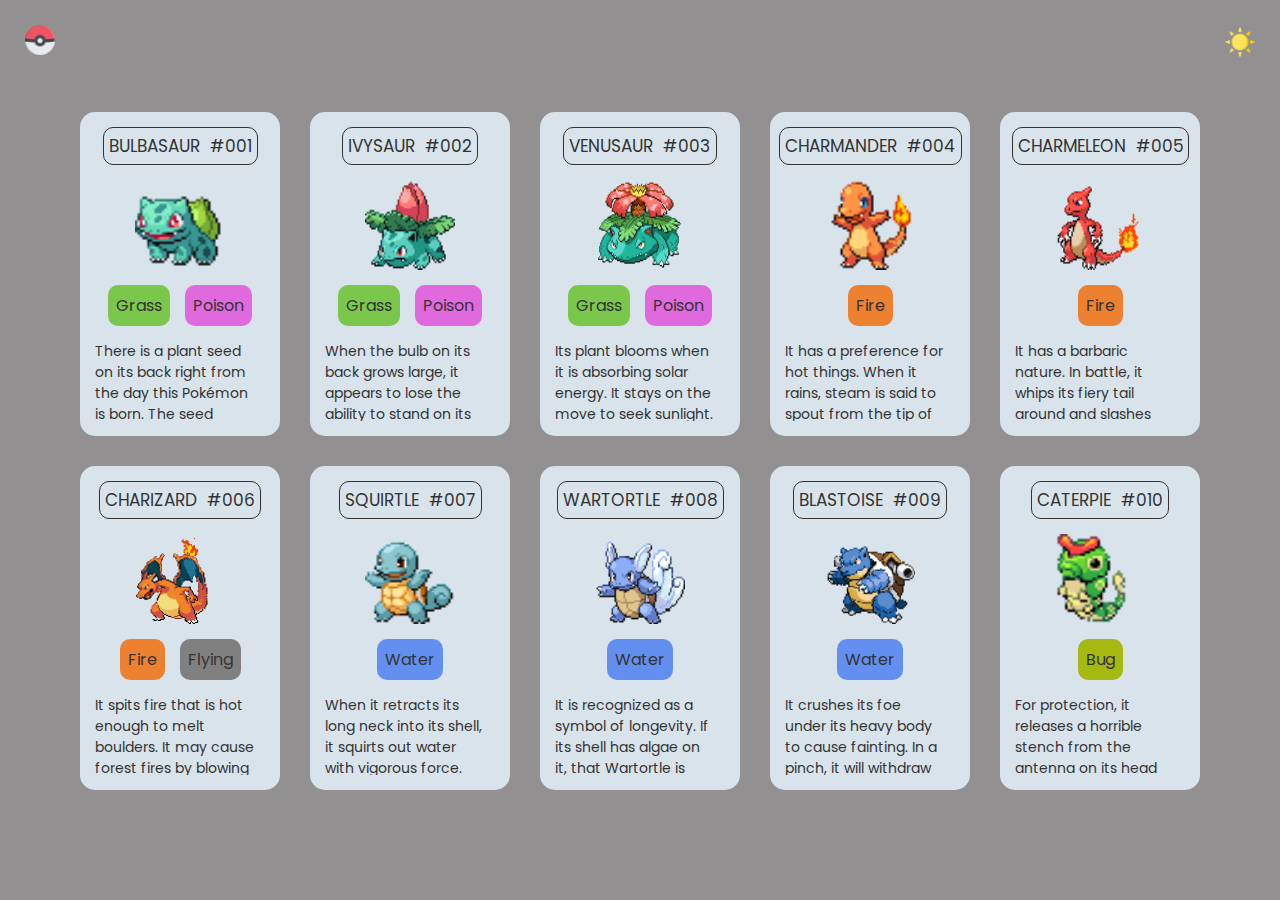
<file: src/index.html>
<!DOCTYPE html>
<html lang="en">

<head>
    <meta charset="UTF-8">
    <meta http-equiv="X-UA-Compatible" content="IE=edge">
    <meta name="viewport" content="width=device-width, 
    initial-scale=1.0">
    <title>Pokédex do Dudu</title>

    <link rel="preconnect" href="https://fonts.googleapis.com" />
    <link rel="preconnect" href="https://fonts.gstatic.com" crossorigin />
    <link rel="stylesheet" href="https://fonts.googleapis.com/css2?family=Poppins:wght@300;500;800&display=swap" />

    <link rel="stylesheet" href="./css/reset.css" />
    <link rel="stylesheet" href="./css/estilo.css" />
    <link rel="stylesheet" href="./css/scrollbar.css" />
    <link rel="icon" href="./imagens/pokeball.png" />

</head>

<body>
    <header>
        <a href="#">
            <img src="./imagens/pokeball.png" alt="pokebola" class="logo">
        </a>
        <button id="botao-alterar-tema">
            <img src="./imagens/sun.png" alt="imagem do sol" class="imagem-botao">
        </button>
    </header>
    <main>
        <ul class="listagem-pokemon">
            <li class="cartao-pokemon">
                <div class="informacoes">
                    <span>Bulbasaur</span>
                    <span>#001</span>
                </div>
                <img src="./imagens/bulbasaur.gif" alt="Bulbasaur" class="gif">
                <ul class="tipos">
                    <li class="tipo Grass">Grass</li>
                    <li class="tipo Poison">Poison</li>
                </ul>
                <p class="descricao">There is a plant seed
                    on its back right from the day this Pokémon
                    is born. The seed slowly grows larger.</p>
            </li>

            <li class="cartao-pokemon">
                <div class="informacoes">
                    <span>Ivysaur</span>
                    <span>#002</span>
                </div>
                <img src="./imagens/ivysaur.gif" alt="Ivysaur" class="gif">
                <ul class="tipos">
                    <li class="tipo Grass">Grass</li>
                    <li class="tipo Poison">Poison</li>
                </ul>
                <p class="descricao">When the bulb on its
                    back grows large, it appears to lose the
                    ability to stand on its hind legs. </p>
            </li>

            <li class="cartao-pokemon">
                <div class="informacoes">
                    <span>Venusaur</span>
                    <span>#003</span>
                </div>
                <img src="./imagens/venusaur.gif" alt="Venusaur" class="gif">
                <ul class="tipos">
                    <li class="tipo Grass">Grass</li>
                    <li class="tipo Poison">Poison</li>
                </ul>
                <p class="descricao">Its plant blooms when
                    it is absorbing solar energy.
                    It stays on the move to seek sunlight. </p>
            </li>

            <li class="cartao-pokemon">
                <div class="informacoes">
                    <span>Charmander</span>
                    <span>#004</span>
                </div>
                <img src="./imagens/charmander.gif" alt="Charmander" class="gif">
                <ul class="tipos">
                    <li class="tipo Fire">Fire</li>
                </ul>
                <p class="descricao">It has a preference for
                    hot things. When it rains, steam is said to
                    spout from the tip of its tail.</p>
            </li>

            <li class="cartao-pokemon">
                <div class="informacoes">
                    <span>Charmeleon</span>
                    <span>#005</span>
                </div>
                <img src="./imagens/charmeleon.gif" alt="Charmeleon" class="gif">
                <ul class="tipos">
                    <li class="tipo Fire">Fire</li>
                </ul>
                <p class="descricao">It has a barbaric nature.
                    In battle, it whips its fiery tail around and
                    slashes away with sharp claws.</p>
            </li>

            <li class="cartao-pokemon">
                <div class="informacoes">
                    <span>Charizard</span>
                    <span>#006</span>
                </div>
                <img src="./imagens/charizard.gif" alt="Charizard" class="gif">
                <ul class="tipos">
                    <li class="tipo Fire">Fire</li>
                    <li class="tipo Flying">Flying</li>
                </ul>
                <p class="descricao">It spits fire that is hot
                    enough to melt boulders. It may cause forest
                    fires by blowing flames.</p>
            </li>

            <li class="cartao-pokemon">
                <div class="informacoes">
                    <span>Squirtle</span>
                    <span>#007</span>
                </div>
                <img src="./imagens/squirtle.gif" alt="Squirtle" class="gif">
                <ul class="tipos">
                    <li class="tipo Water">Water</li>
                </ul>
                <p class="descricao">When it retracts its long
                    neck into its shell, it squirts out water with
                    vigorous force.</p>
            </li>

            <li class="cartao-pokemon">
                <div class="informacoes">
                    <span>Wartortle</span>
                    <span>#008</span>
                </div>
                <img src="./imagens/wartortle.gif" alt="Wartortle" class="gif">
                <ul class="tipos">
                    <li class="tipo Water">Water</li>
                </ul>
                <p class="descricao">It is recognized as a symbol
                    of longevity. If its shell has algae on it,
                    that Wartortle is very old. </p>
            </li>

            <li class="cartao-pokemon">
                <div class="informacoes">
                    <span>Blastoise</span>
                    <span>#009</span>
                </div>
                <img src="./imagens/blastoise.gif" alt="Blastoise" class="gif">
                <ul class="tipos">
                    <li class="tipo Water">Water</li>
                </ul>
                <p class="descricao">It crushes its foe under its
                    heavy body to cause fainting. In a pinch, it will
                    withdraw inside its shell.</p>
            </li>
            <li class="cartao-pokemon">
                <div class="informacoes">
                    <span>Caterpie</span>
                    <span>#010</span>
                </div>
                <img src="./imagens/caterpie.gif" alt="Caterpie" class="gif">
                <ul class="tipos">
                    <li class="tipo Bug">Bug</li>
                </ul>
                <p class="descricao">
                    For protection, it releases a
                    horrible stench from the antenna on its head to
                    drive away enemies.</p>
            </li>
        </ul>
    </main>
    <script src="./js/index.js"></script>
</body>

</html>
</file>
<file: src/css/estilo.css>
body {
    font-family: 'Poppins', sans-serif;
    max-width: 1280px;
    margin: 0 auto;
    background-color: #5e5b5bad;
    color: #333333;
}

body.modo-escuro {
    background-color: #212121;
    color: #f5f5f5;
}

header {
    display: flex;
    justify-content: space-between;
    padding: 25px;
}

header .logo,
header .imagem-botao {
    width: 30px;
    transition: 0.2s ease-in-out;
}

header #botao-alterar-tema {
    background: none;
    border: none;
}

header .logo:hover,
header .imagem-botao:hover,
main .cartao-pokemon:hover {
    transform: scale(1.05);
    cursor: pointer;
}

main {
    padding: 25px;
}

main .listagem-pokemon {
    display: flex;
    flex-wrap: wrap;
    gap: 30px;
    justify-content: center;
}

main .cartao-pokemon {
    background-color: #d8e3ec;
    width: 200px;
    padding: 15px;
    display: flex;
    flex-direction: column;
    align-items: center;
    gap: 15px;
    border-radius: 15px;
    transition: 0.2s ease-in-out;
}

main .cartao-pokemon:hover {
    background-color: #96d9d6;
}

.modo-escuro .cartao-pokemon {
    background-color: #a8a8a8;
}

main .cartao-pokemon .informacoes {
    display: flex;
    justify-content: space-between;
    border: 1px solid #333333;
    border-radius: 10px;
}

main .cartao-pokemon .informacoes span {
    padding: 5px;
    text-transform: uppercase;
    font-size: 17px;
}

main .cartao-pokemon .gif {
    width: 90px;
    height: 90px;
}

main .cartao-pokemon .tipos {
    display: flex;
    gap: 15px;
}

main .cartao-pokemon .tipo {
    padding: 8px;
    border-radius: 10px;
}

.Grass {
    background-color: #7ac74c
}

.Poison {
    background-color: #df67ddfb;
}

.Fire {
    background-color: #ee8130;
}

.Water {
    background-color: #6390f0;
}

.Bug {
    background-color: #a6b910;
}

.Flying {
    background-color: #808080;
}

main .descricao {
    max-height: 80px;
    overflow-y: scroll;
    font-size: 14px;
    padding-right: 10px;
}
</file>
<file: src/css/scrollbar.css>
*::-webkit-scrollbar {
    width: 12px;
}

*::-webkit-scrollbar-track {
    background: #f1e9e9;
}

*::-webkit-scrollbar-thumb {
    background-color: #582965;
    border-radius: 10px;
    border: 3px solid #ffffff;
}
</file>
